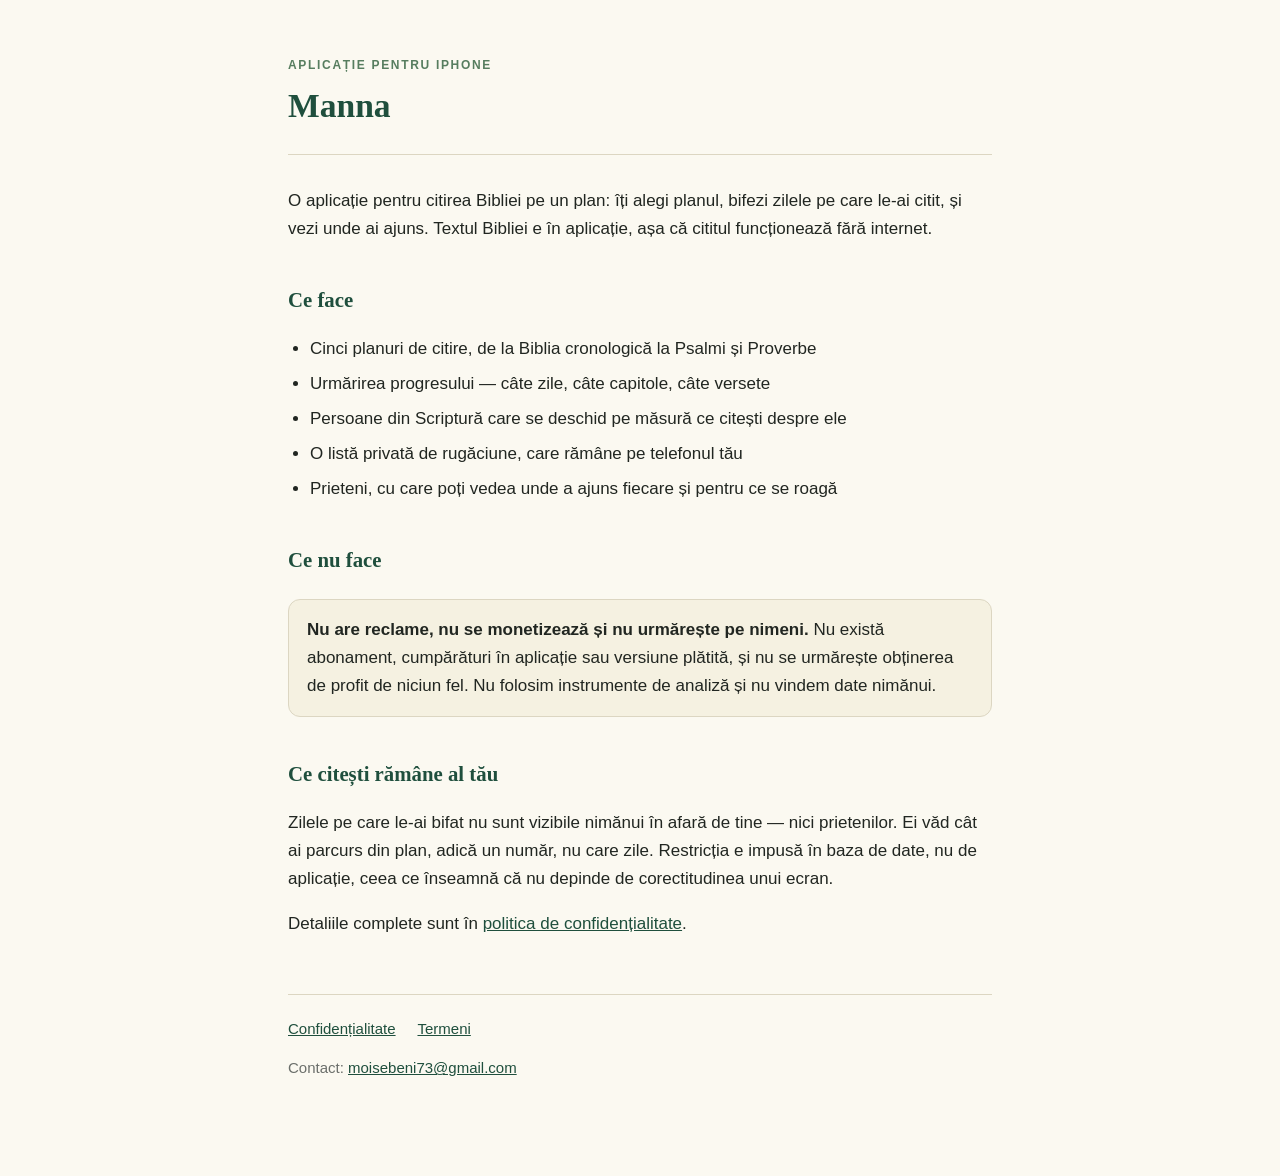
<file: index.html>
<!doctype html>
<html lang="ro">
<head>
<meta charset="utf-8">
<meta name="viewport" content="width=device-width, initial-scale=1">
<title>Manna</title>
<link rel="stylesheet" href="style.css">
</head>
<body>
<main>
<header>
    <p class="eyebrow">Aplicație pentru iPhone</p>
    <h1>Manna</h1>
</header>

<p>
    O aplicație pentru citirea Bibliei pe un plan: îți alegi planul, bifezi zilele pe care
    le-ai citit, și vezi unde ai ajuns. Textul Bibliei e în aplicație, așa că cititul
    funcționează fără internet.
</p>

<h2>Ce face</h2>
<ul>
    <li>Cinci planuri de citire, de la Biblia cronologică la Psalmi și Proverbe</li>
    <li>Urmărirea progresului — câte zile, câte capitole, câte versete</li>
    <li>Persoane din Scriptură care se deschid pe măsură ce citești despre ele</li>
    <li>O listă privată de rugăciune, care rămâne pe telefonul tău</li>
    <li>Prieteni, cu care poți vedea unde a ajuns fiecare și pentru ce se roagă</li>
</ul>

<h2>Ce nu face</h2>
<div class="note">
    <p>
        <strong>Nu are reclame, nu se monetizează și nu urmărește pe nimeni.</strong>
        Nu există abonament, cumpărături în aplicație sau versiune plătită, și nu se
        urmărește obținerea de profit de niciun fel. Nu folosim instrumente de analiză și nu
        vindem date nimănui.
    </p>
</div>

<h2>Ce citești rămâne al tău</h2>
<p>
    Zilele pe care le-ai bifat nu sunt vizibile nimănui în afară de tine — nici prietenilor.
    Ei văd cât ai parcurs din plan, adică un număr, nu care zile. Restricția e impusă în baza
    de date, nu de aplicație, ceea ce înseamnă că nu depinde de corectitudinea unui ecran.
</p>
<p>
    Detaliile complete sunt în <a href="privacy.html">politica de confidențialitate</a>.
</p>

<footer>
    <nav>
        <a href="privacy.html">Confidențialitate</a>
        <a href="terms.html">Termeni</a>
    </nav>
    <p>Contact: <a href="mailto:moisebeni73@gmail.com">moisebeni73@gmail.com</a></p>
</footer>
</main>
</body>
</html>
</file>
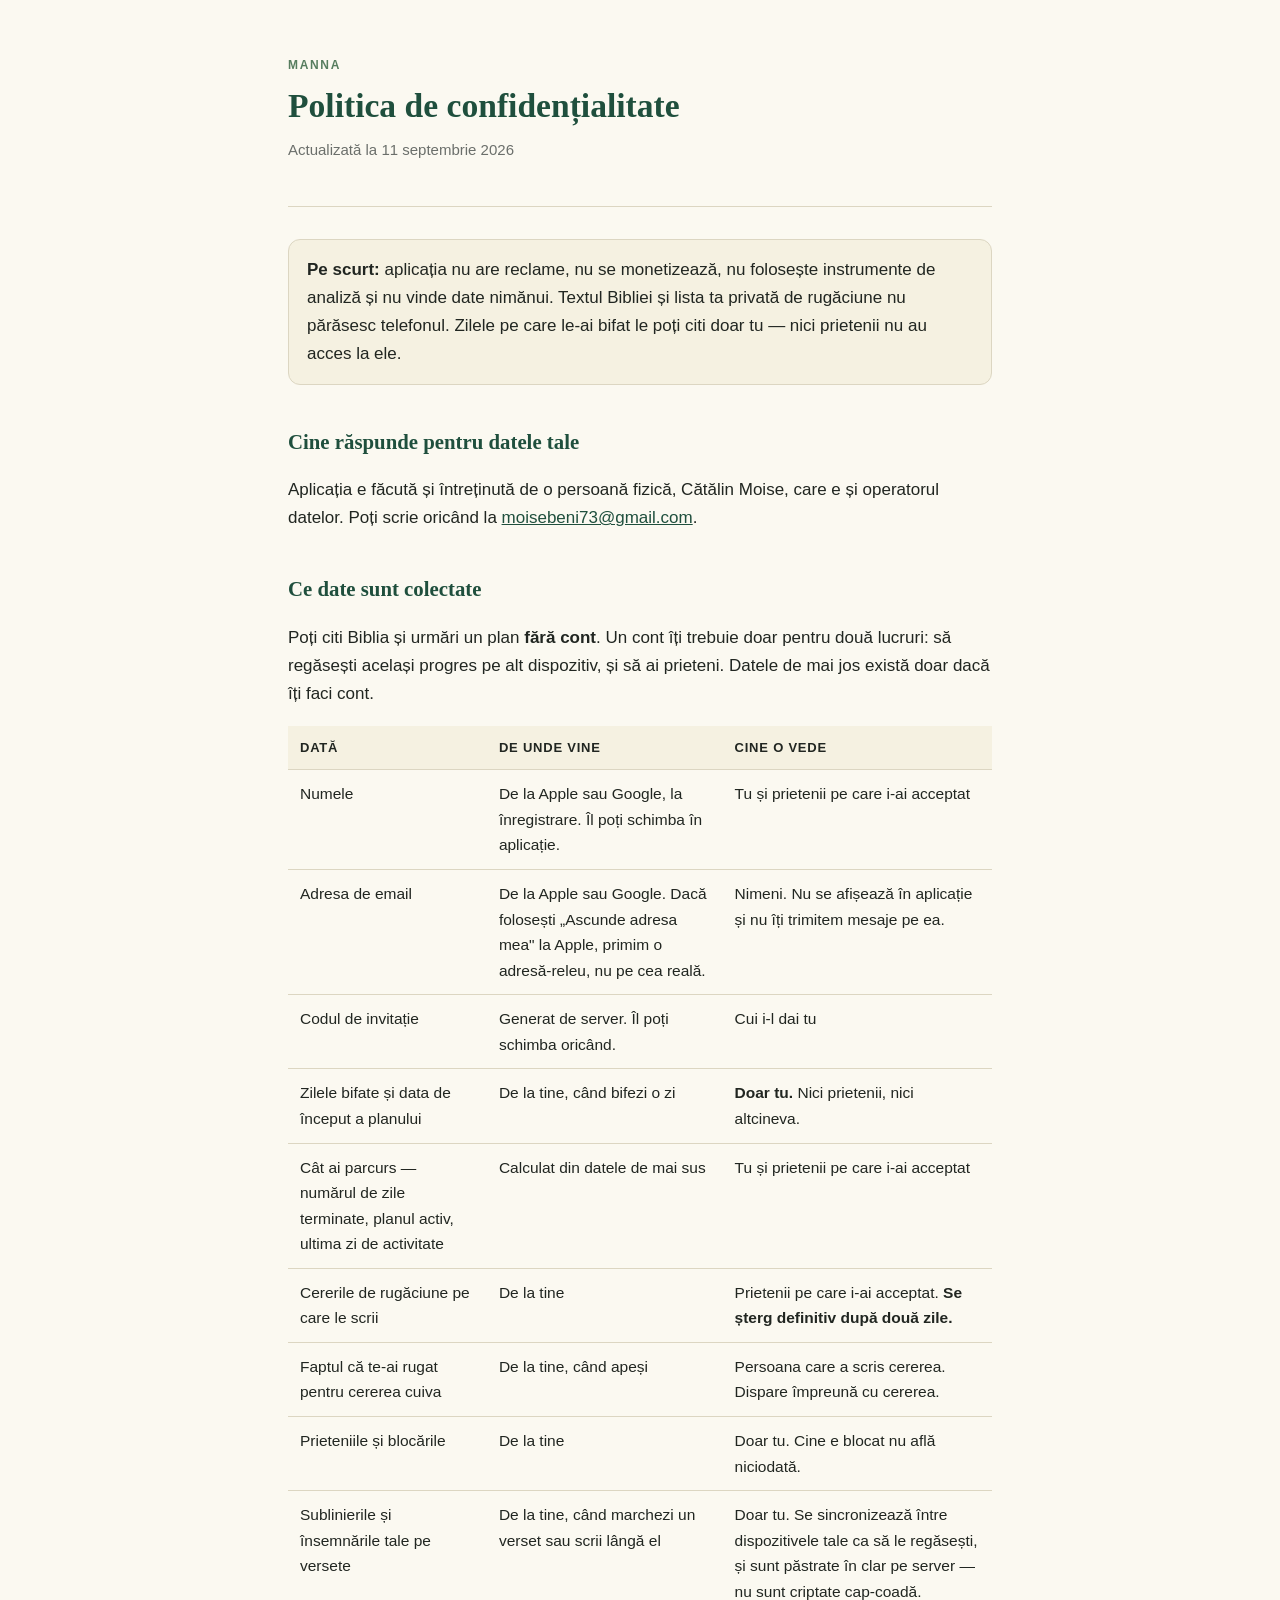
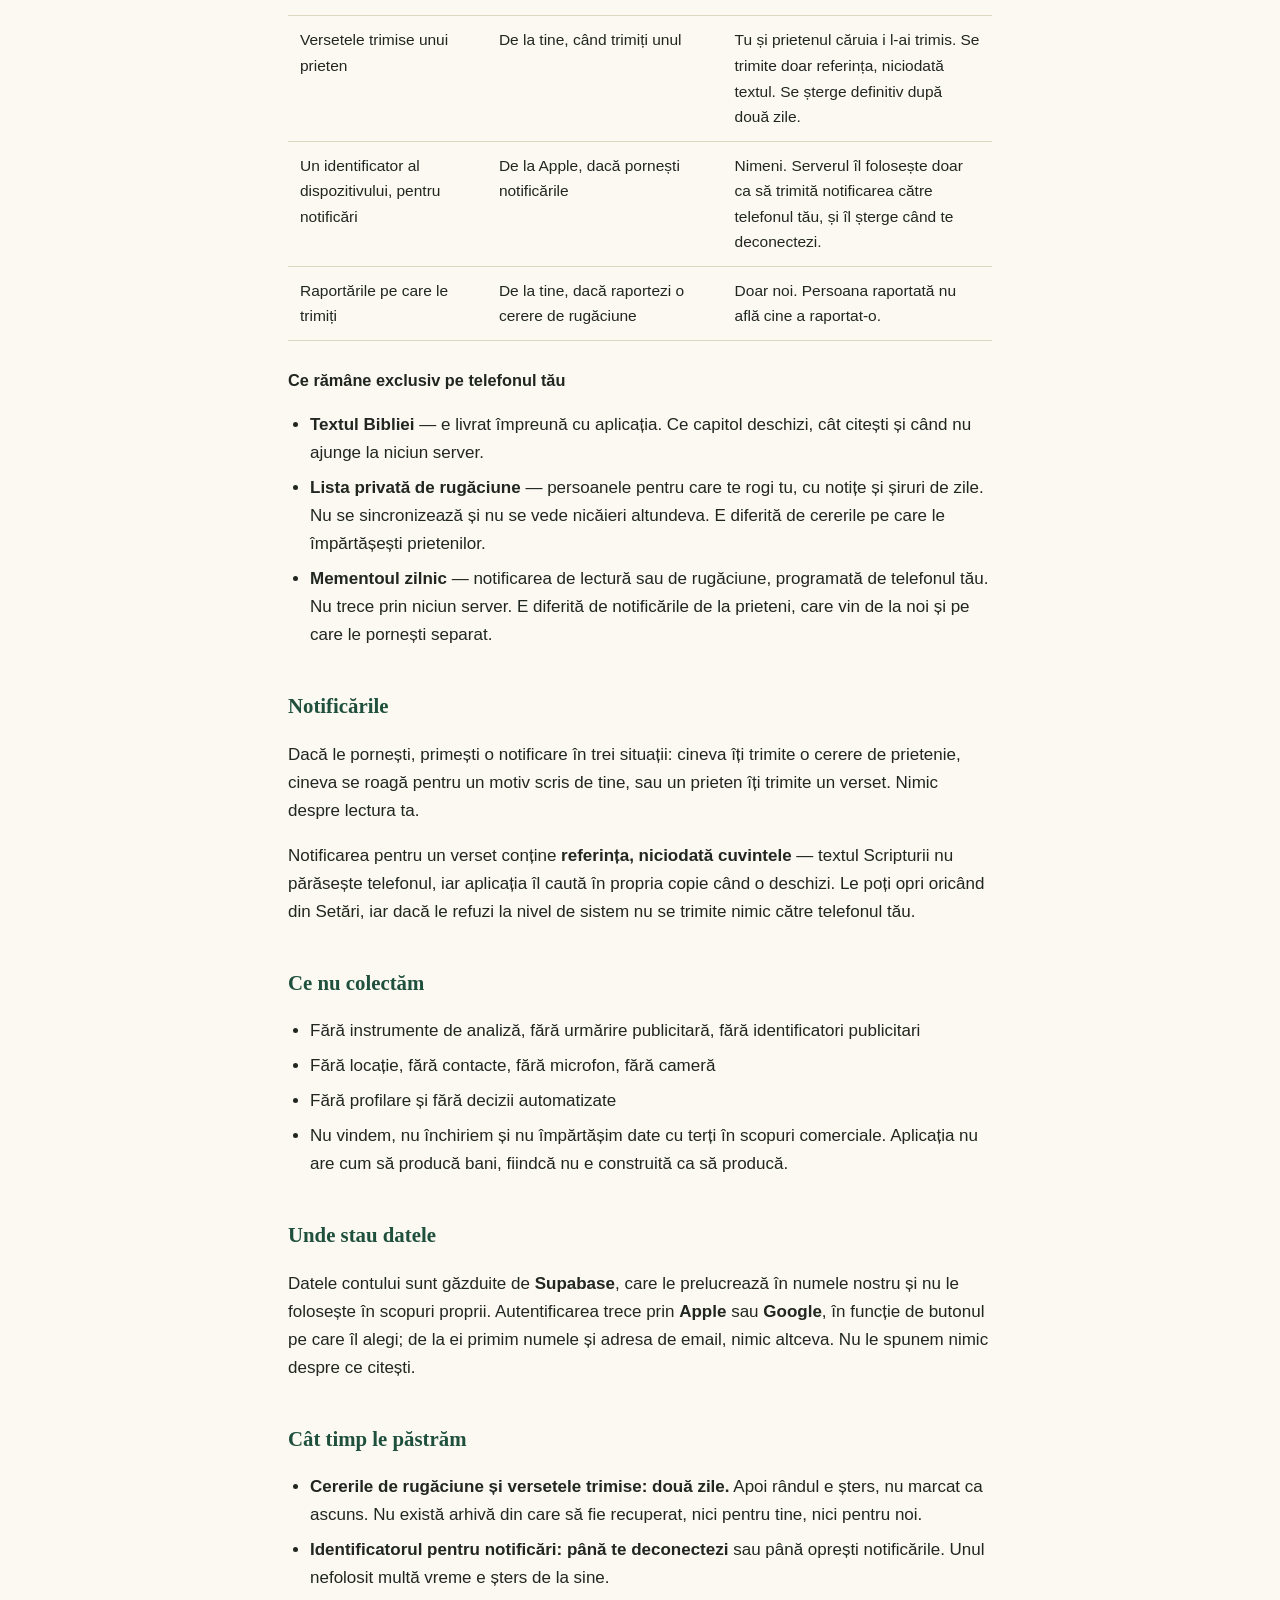
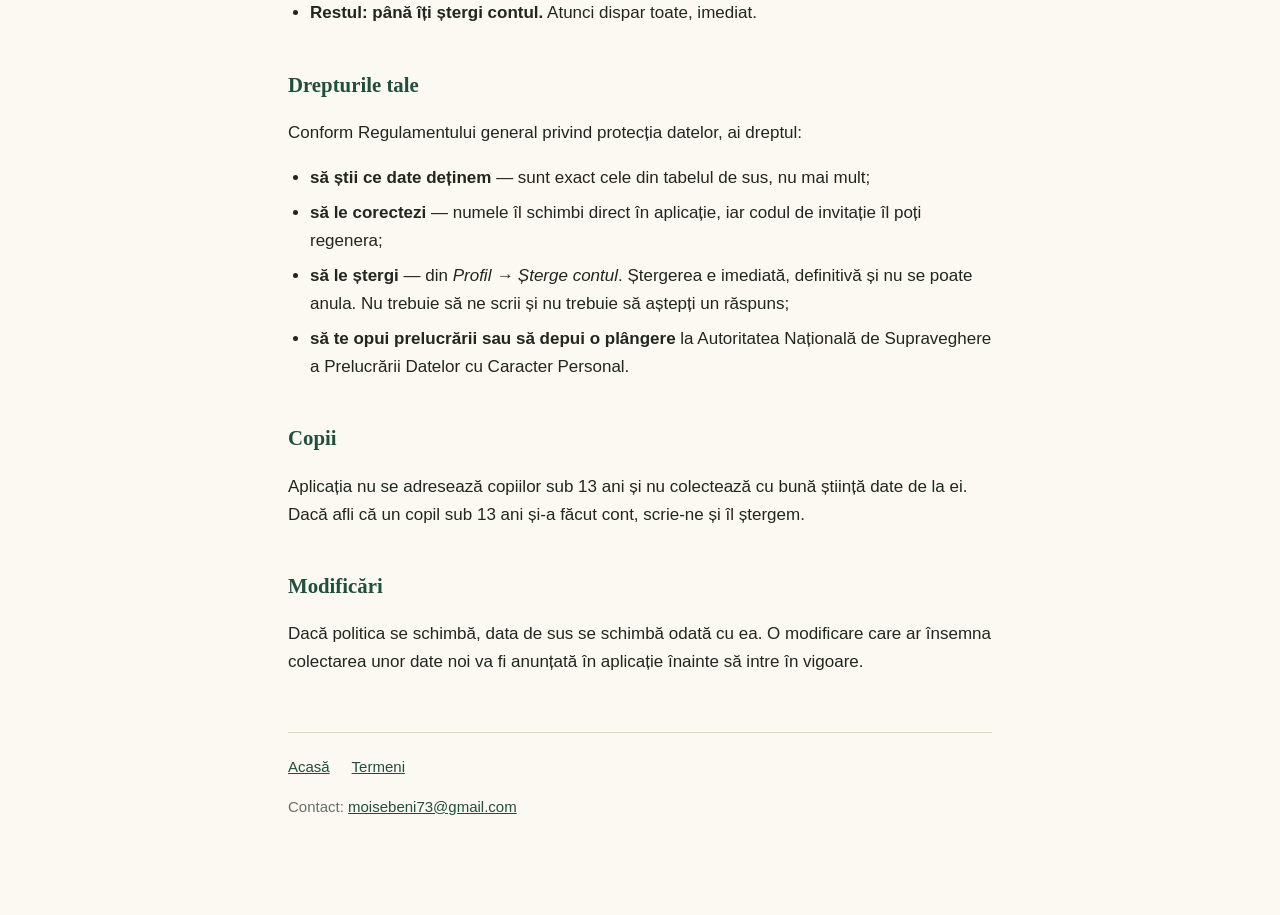
<file: privacy.html>
<!doctype html>
<html lang="ro">
<head>
<meta charset="utf-8">
<meta name="viewport" content="width=device-width, initial-scale=1">
<title>Confidențialitate — Manna</title>
<link rel="stylesheet" href="style.css">
</head>
<body>
<main>
<header>
    <p class="eyebrow">Manna</p>
    <h1>Politica de confidențialitate</h1>
    <p class="updated">Actualizată la 11 septembrie 2026</p>
</header>

<div class="note">
    <p>
        <strong>Pe scurt:</strong> aplicația nu are reclame, nu se monetizează, nu folosește
        instrumente de analiză și nu vinde date nimănui. Textul Bibliei și lista ta privată de
        rugăciune nu părăsesc telefonul. Zilele pe care le-ai bifat le poți citi doar tu —
        nici prietenii nu au acces la ele.
    </p>
</div>

<h2>Cine răspunde pentru datele tale</h2>
<p>
    Aplicația e făcută și întreținută de o persoană fizică, Cătălin Moise, care e și
    operatorul datelor. Poți scrie oricând la
    <a href="mailto:moisebeni73@gmail.com">moisebeni73@gmail.com</a>.
</p>

<h2>Ce date sunt colectate</h2>
<p>
    Poți citi Biblia și urmări un plan <strong>fără cont</strong>. Un cont îți trebuie doar
    pentru două lucruri: să regăsești același progres pe alt dispozitiv, și să ai prieteni.
    Datele de mai jos există doar dacă îți faci cont.
</p>

<table>
    <thead>
        <tr><th>Dată</th><th>De unde vine</th><th>Cine o vede</th></tr>
    </thead>
    <tbody>
        <tr>
            <td>Numele</td>
            <td>De la Apple sau Google, la înregistrare. Îl poți schimba în aplicație.</td>
            <td>Tu și prietenii pe care i-ai acceptat</td>
        </tr>
        <tr>
            <td>Adresa de email</td>
            <td>De la Apple sau Google. Dacă folosești „Ascunde adresa mea" la Apple, primim o
                adresă-releu, nu pe cea reală.</td>
            <td>Nimeni. Nu se afișează în aplicație și nu îți trimitem mesaje pe ea.</td>
        </tr>
        <tr>
            <td>Codul de invitație</td>
            <td>Generat de server. Îl poți schimba oricând.</td>
            <td>Cui i-l dai tu</td>
        </tr>
        <tr>
            <td>Zilele bifate și data de început a planului</td>
            <td>De la tine, când bifezi o zi</td>
            <td><strong>Doar tu.</strong> Nici prietenii, nici altcineva.</td>
        </tr>
        <tr>
            <td>Cât ai parcurs — numărul de zile terminate, planul activ, ultima zi de
                activitate</td>
            <td>Calculat din datele de mai sus</td>
            <td>Tu și prietenii pe care i-ai acceptat</td>
        </tr>
        <tr>
            <td>Cererile de rugăciune pe care le scrii</td>
            <td>De la tine</td>
            <td>Prietenii pe care i-ai acceptat. <strong>Se șterg definitiv după două
                zile.</strong></td>
        </tr>
        <tr>
            <td>Faptul că te-ai rugat pentru cererea cuiva</td>
            <td>De la tine, când apeși</td>
            <td>Persoana care a scris cererea. Dispare împreună cu cererea.</td>
        </tr>
        <tr>
            <td>Prieteniile și blocările</td>
            <td>De la tine</td>
            <td>Doar tu. Cine e blocat nu află niciodată.</td>
        </tr>
        <tr>
            <td>Sublinierile și însemnările tale pe versete</td>
            <td>De la tine, când marchezi un verset sau scrii lângă el</td>
            <td>Doar tu. Se sincronizează între dispozitivele tale ca să le regăsești, și
                sunt păstrate în clar pe server — nu sunt criptate cap-coadă.</td>
        </tr>
        <tr>
            <td>Versetele trimise unui prieten</td>
            <td>De la tine, când trimiți unul</td>
            <td>Tu și prietenul căruia i l-ai trimis. Se trimite doar referința, niciodată
                textul. Se șterge definitiv după două zile.</td>
        </tr>
        <tr>
            <td>Un identificator al dispozitivului, pentru notificări</td>
            <td>De la Apple, dacă pornești notificările</td>
            <td>Nimeni. Serverul îl folosește doar ca să trimită notificarea către telefonul
                tău, și îl șterge când te deconectezi.</td>
        </tr>
        <tr>
            <td>Raportările pe care le trimiți</td>
            <td>De la tine, dacă raportezi o cerere de rugăciune</td>
            <td>Doar noi. Persoana raportată nu află cine a raportat-o.</td>
        </tr>
    </tbody>
</table>

<h3>Ce rămâne exclusiv pe telefonul tău</h3>
<ul>
    <li><strong>Textul Bibliei</strong> — e livrat împreună cu aplicația. Ce capitol
        deschizi, cât citești și când nu ajunge la niciun server.</li>
    <li><strong>Lista privată de rugăciune</strong> — persoanele pentru care te rogi tu, cu
        notițe și șiruri de zile. Nu se sincronizează și nu se vede nicăieri altundeva. E
        diferită de cererile pe care le împărtășești prietenilor.</li>
    <li><strong>Mementoul zilnic</strong> — notificarea de lectură sau de rugăciune,
        programată de telefonul tău. Nu trece prin niciun server. E diferită de notificările
        de la prieteni, care vin de la noi și pe care le pornești separat.</li>
</ul>

<h2>Notificările</h2>
<p>
    Dacă le pornești, primești o notificare în trei situații: cineva îți trimite o cerere de
    prietenie, cineva se roagă pentru un motiv scris de tine, sau un prieten îți trimite un
    verset. Nimic despre lectura ta.
</p>
<p>
    Notificarea pentru un verset conține <strong>referința, niciodată cuvintele</strong> —
    textul Scripturii nu părăsește telefonul, iar aplicația îl caută în propria copie când o
    deschizi. Le poți opri oricând din Setări, iar dacă le refuzi la nivel de sistem nu se
    trimite nimic către telefonul tău.
</p>

<h2>Ce nu colectăm</h2>
<ul>
    <li>Fără instrumente de analiză, fără urmărire publicitară, fără identificatori
        publicitari</li>
    <li>Fără locație, fără contacte, fără microfon, fără cameră</li>
    <li>Fără profilare și fără decizii automatizate</li>
    <li>Nu vindem, nu închiriem și nu împărtășim date cu terți în scopuri comerciale.
        Aplicația nu are cum să producă bani, fiindcă nu e construită ca să producă.</li>
</ul>

<h2>Unde stau datele</h2>
<p>
    Datele contului sunt găzduite de <strong>Supabase</strong>, care le prelucrează în numele
    nostru și nu le folosește în scopuri proprii. Autentificarea trece prin
    <strong>Apple</strong> sau <strong>Google</strong>, în funcție de butonul pe care îl
    alegi; de la ei primim numele și adresa de email, nimic altceva. Nu le spunem nimic despre
    ce citești.
</p>

<h2>Cât timp le păstrăm</h2>
<ul>
    <li><strong>Cererile de rugăciune și versetele trimise: două zile.</strong> Apoi rândul e șters, nu marcat ca
        ascuns. Nu există arhivă din care să fie recuperat, nici pentru tine, nici pentru
        noi.</li>
    <li><strong>Identificatorul pentru notificări: până te deconectezi</strong> sau până
        oprești notificările. Unul nefolosit multă vreme e șters de la sine.</li>
    <li><strong>Restul: până îți ștergi contul.</strong> Atunci dispar toate, imediat.</li>
</ul>

<h2>Drepturile tale</h2>
<p>Conform Regulamentului general privind protecția datelor, ai dreptul:</p>
<ul>
    <li><strong>să știi ce date deținem</strong> — sunt exact cele din tabelul de sus, nu mai
        mult;</li>
    <li><strong>să le corectezi</strong> — numele îl schimbi direct în aplicație, iar codul de
        invitație îl poți regenera;</li>
    <li><strong>să le ștergi</strong> — din <em>Profil → Șterge contul</em>. Ștergerea e
        imediată, definitivă și nu se poate anula. Nu trebuie să ne scrii și nu trebuie să
        aștepți un răspuns;</li>
    <li><strong>să te opui prelucrării sau să depui o plângere</strong> la Autoritatea
        Națională de Supraveghere a Prelucrării Datelor cu Caracter Personal.</li>
</ul>

<h2>Copii</h2>
<p>
    Aplicația nu se adresează copiilor sub 13 ani și nu colectează cu bună știință date de la
    ei. Dacă afli că un copil sub 13 ani și-a făcut cont, scrie-ne și îl ștergem.
</p>

<h2>Modificări</h2>
<p>
    Dacă politica se schimbă, data de sus se schimbă odată cu ea. O modificare care ar
    însemna colectarea unor date noi va fi anunțată în aplicație înainte să intre în vigoare.
</p>

<footer>
    <nav>
        <a href="index.html">Acasă</a>
        <a href="terms.html">Termeni</a>
    </nav>
    <p>Contact: <a href="mailto:moisebeni73@gmail.com">moisebeni73@gmail.com</a></p>
</footer>
</main>
</body>
</html>
</file>
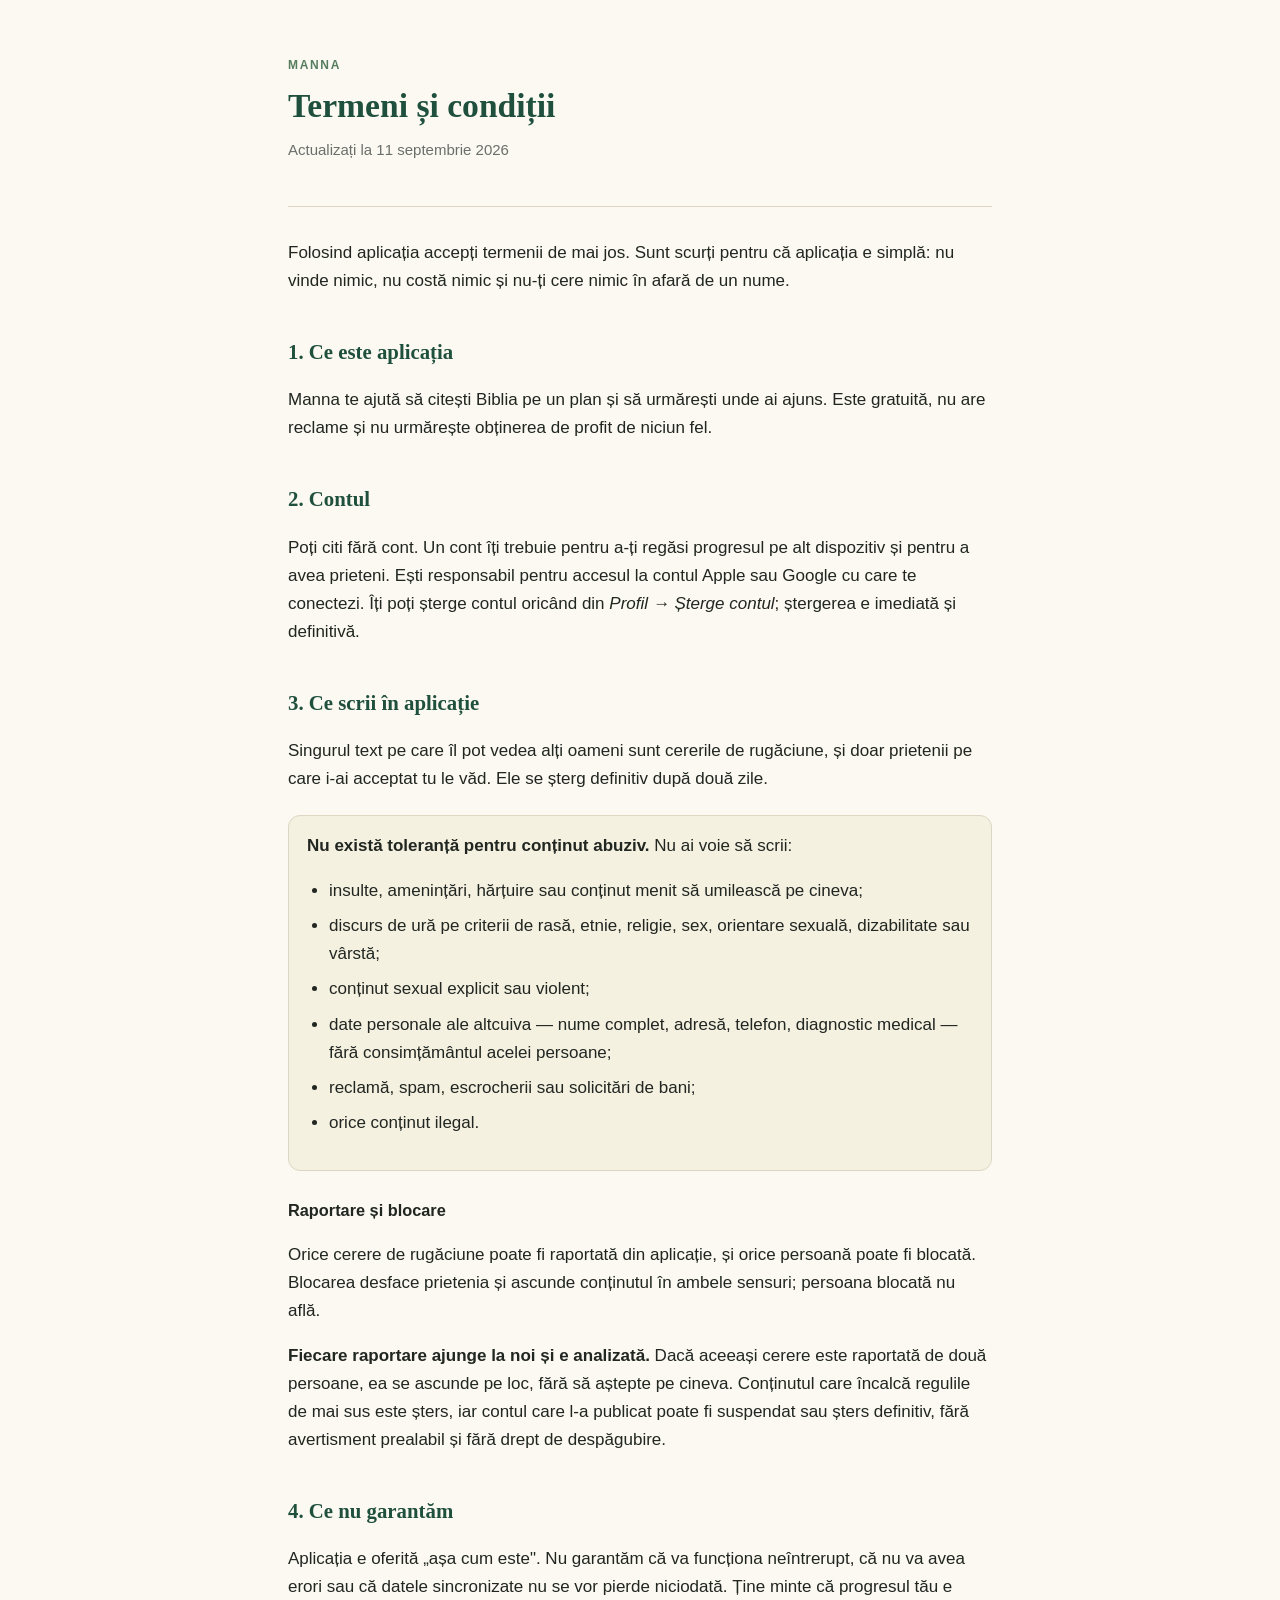
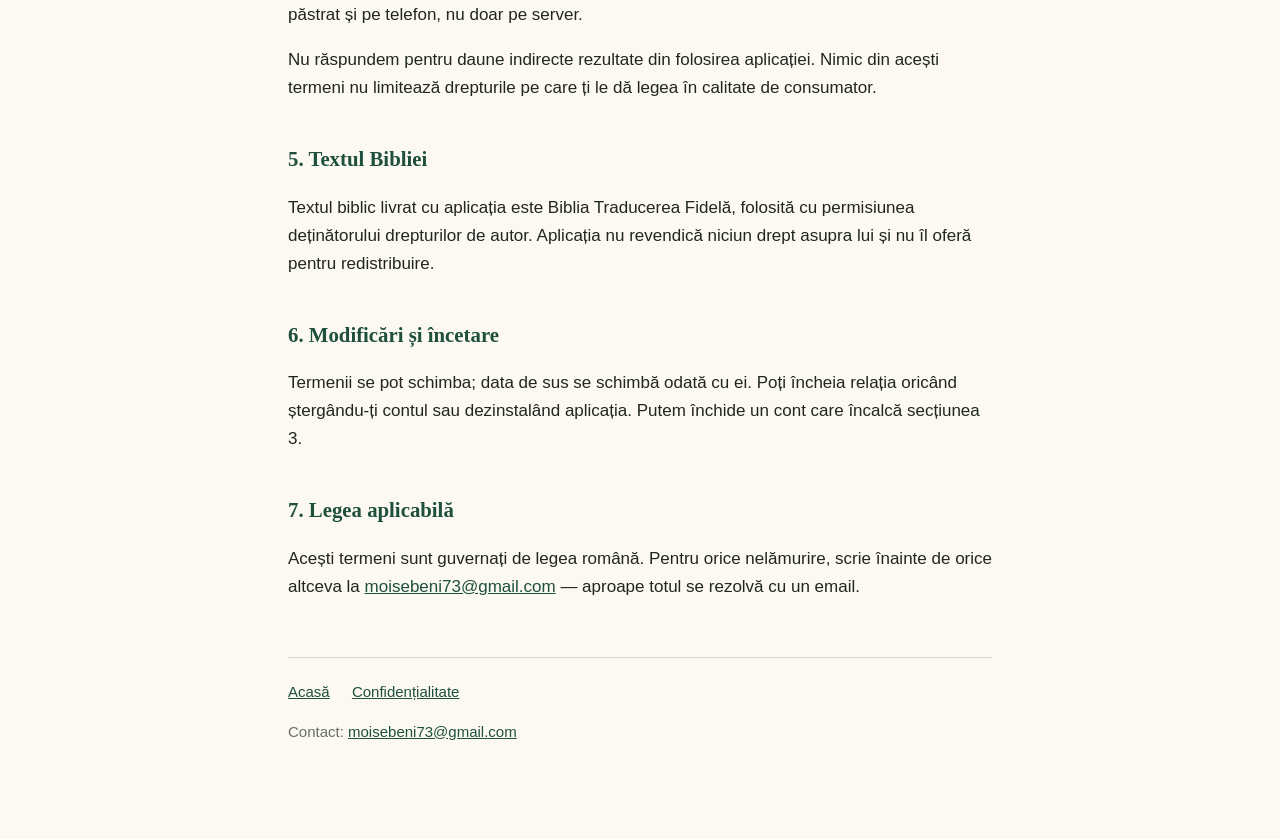
<file: terms.html>
<!doctype html>
<html lang="ro">
<head>
<meta charset="utf-8">
<meta name="viewport" content="width=device-width, initial-scale=1">
<title>Termeni și condiții — Manna</title>
<link rel="stylesheet" href="style.css">
</head>
<body>
<main>
<header>
    <p class="eyebrow">Manna</p>
    <h1>Termeni și condiții</h1>
    <p class="updated">Actualizați la 11 septembrie 2026</p>
</header>

<p>
    Folosind aplicația accepți termenii de mai jos. Sunt scurți pentru că aplicația e
    simplă: nu vinde nimic, nu costă nimic și nu-ți cere nimic în afară de un nume.
</p>

<h2>1. Ce este aplicația</h2>
<p>
    Manna te ajută să citești Biblia pe un plan și să urmărești unde ai ajuns.
    Este gratuită, nu are reclame și nu urmărește obținerea de profit de niciun fel.
</p>

<h2>2. Contul</h2>
<p>
    Poți citi fără cont. Un cont îți trebuie pentru a-ți regăsi progresul pe alt dispozitiv
    și pentru a avea prieteni. Ești responsabil pentru accesul la contul Apple sau Google cu
    care te conectezi. Îți poți șterge contul oricând din <em>Profil → Șterge contul</em>;
    ștergerea e imediată și definitivă.
</p>

<h2>3. Ce scrii în aplicație</h2>
<p>
    Singurul text pe care îl pot vedea alți oameni sunt cererile de rugăciune, și doar
    prietenii pe care i-ai acceptat tu le văd. Ele se șterg definitiv după două zile.
</p>

<div class="note">
    <p><strong>Nu există toleranță pentru conținut abuziv.</strong> Nu ai voie să scrii:</p>
    <ul>
        <li>insulte, amenințări, hărțuire sau conținut menit să umilească pe cineva;</li>
        <li>discurs de ură pe criterii de rasă, etnie, religie, sex, orientare sexuală,
            dizabilitate sau vârstă;</li>
        <li>conținut sexual explicit sau violent;</li>
        <li>date personale ale altcuiva — nume complet, adresă, telefon, diagnostic medical —
            fără consimțământul acelei persoane;</li>
        <li>reclamă, spam, escrocherii sau solicitări de bani;</li>
        <li>orice conținut ilegal.</li>
    </ul>
</div>

<h3>Raportare și blocare</h3>
<p>
    Orice cerere de rugăciune poate fi raportată din aplicație, și orice persoană poate fi
    blocată. Blocarea desface prietenia și ascunde conținutul în ambele sensuri; persoana
    blocată nu află.
</p>
<p>
    <strong>Fiecare raportare ajunge la noi și e analizată.</strong> Dacă aceeași cerere este raportată de două
    persoane, ea se ascunde pe loc, fără să aștepte pe cineva. Conținutul care încalcă
    regulile de mai sus este șters, iar contul care l-a publicat poate fi suspendat sau șters
    definitiv, fără avertisment prealabil și fără drept de despăgubire.
</p>

<h2>4. Ce nu garantăm</h2>
<p>
    Aplicația e oferită „așa cum este". Nu garantăm că va funcționa neîntrerupt, că nu va
    avea erori sau că datele sincronizate nu se vor pierde niciodată. Ține minte că progresul
    tău e păstrat și pe telefon, nu doar pe server.
</p>
<p>
    Nu răspundem pentru daune indirecte rezultate din folosirea aplicației. Nimic din acești
    termeni nu limitează drepturile pe care ți le dă legea în calitate de consumator.
</p>

<h2>5. Textul Bibliei</h2>
<p>
    Textul biblic livrat cu aplicația este Biblia Traducerea Fidelă, folosită cu permisiunea
    deținătorului drepturilor de autor. Aplicația nu revendică niciun drept asupra lui și nu
    îl oferă pentru redistribuire.
</p>

<h2>6. Modificări și încetare</h2>
<p>
    Termenii se pot schimba; data de sus se schimbă odată cu ei. Poți încheia relația oricând
    ștergându-ți contul sau dezinstalând aplicația. Putem închide un cont care încalcă
    secțiunea 3.
</p>

<h2>7. Legea aplicabilă</h2>
<p>
    Acești termeni sunt guvernați de legea română. Pentru orice nelămurire, scrie înainte de
    orice altceva la <a href="mailto:moisebeni73@gmail.com">moisebeni73@gmail.com</a> —
    aproape totul se rezolvă cu un email.
</p>

<footer>
    <nav>
        <a href="index.html">Acasă</a>
        <a href="privacy.html">Confidențialitate</a>
    </nav>
    <p>Contact: <a href="mailto:moisebeni73@gmail.com">moisebeni73@gmail.com</a></p>
</footer>
</main>
</body>
</html>
</file>
<file: style.css>
/* Deliberately plain. These three pages exist so Google and Apple have something to point
   at, and so a reader who wants to know what the app holds can find out in one screen. A
   design would only get in the way of both. */
:root {
    --forest: #1f4f3d;
    --moss: #577d5f;
    --ink: #212621;
    --cream: #fbf9f1;
    --parchment: #f5f1e1;
    --rule: #dcd6c2;
}

* { box-sizing: border-box; }

body {
    margin: 0;
    padding: 0 20px 80px;
    background: var(--cream);
    color: var(--ink);
    font: 17px/1.65 -apple-system, BlinkMacSystemFont, "Segoe UI", Roboto, sans-serif;
}

main { max-width: 44rem; margin: 0 auto; }

header {
    padding: 56px 0 28px;
    border-bottom: 1px solid var(--rule);
    margin-bottom: 32px;
}

.eyebrow {
    font-size: 12px;
    font-weight: 700;
    letter-spacing: 0.14em;
    text-transform: uppercase;
    color: var(--moss);
    margin: 0 0 10px;
}

h1 {
    font-family: Georgia, "Times New Roman", serif;
    font-size: 2.1rem;
    line-height: 1.2;
    margin: 0;
    color: var(--forest);
}

h2 {
    font-family: Georgia, "Times New Roman", serif;
    font-size: 1.3rem;
    margin: 40px 0 12px;
    color: var(--forest);
}

h3 { font-size: 1.02rem; margin: 26px 0 8px; }

a { color: var(--forest); }

.updated { color: #6b6f6b; font-size: 15px; margin-top: 12px; }

table {
    width: 100%;
    border-collapse: collapse;
    margin: 18px 0;
    font-size: 15.5px;
}

th, td {
    text-align: left;
    vertical-align: top;
    padding: 11px 12px;
    border-bottom: 1px solid var(--rule);
}

th { background: var(--parchment); font-size: 13px; text-transform: uppercase; letter-spacing: 0.06em; }

.note {
    background: var(--parchment);
    border: 1px solid var(--rule);
    border-radius: 12px;
    padding: 16px 18px;
    margin: 22px 0;
}

.note p:first-child { margin-top: 0; }
.note p:last-child { margin-bottom: 0; }

ul { padding-left: 22px; }
li { margin: 7px 0; }

footer {
    margin-top: 56px;
    padding-top: 22px;
    border-top: 1px solid var(--rule);
    font-size: 15px;
    color: #6b6f6b;
}

nav a { margin-right: 18px; }

@media (prefers-color-scheme: dark) {
    :root {
        --cream: #141714;
        --parchment: #1d211d;
        --ink: #e6e4da;
        --rule: #333a33;
        --forest: #8fc3a5;
        --moss: #9fbfa3;
    }
    footer, .updated { color: #9a9e99; }
}
</file>
